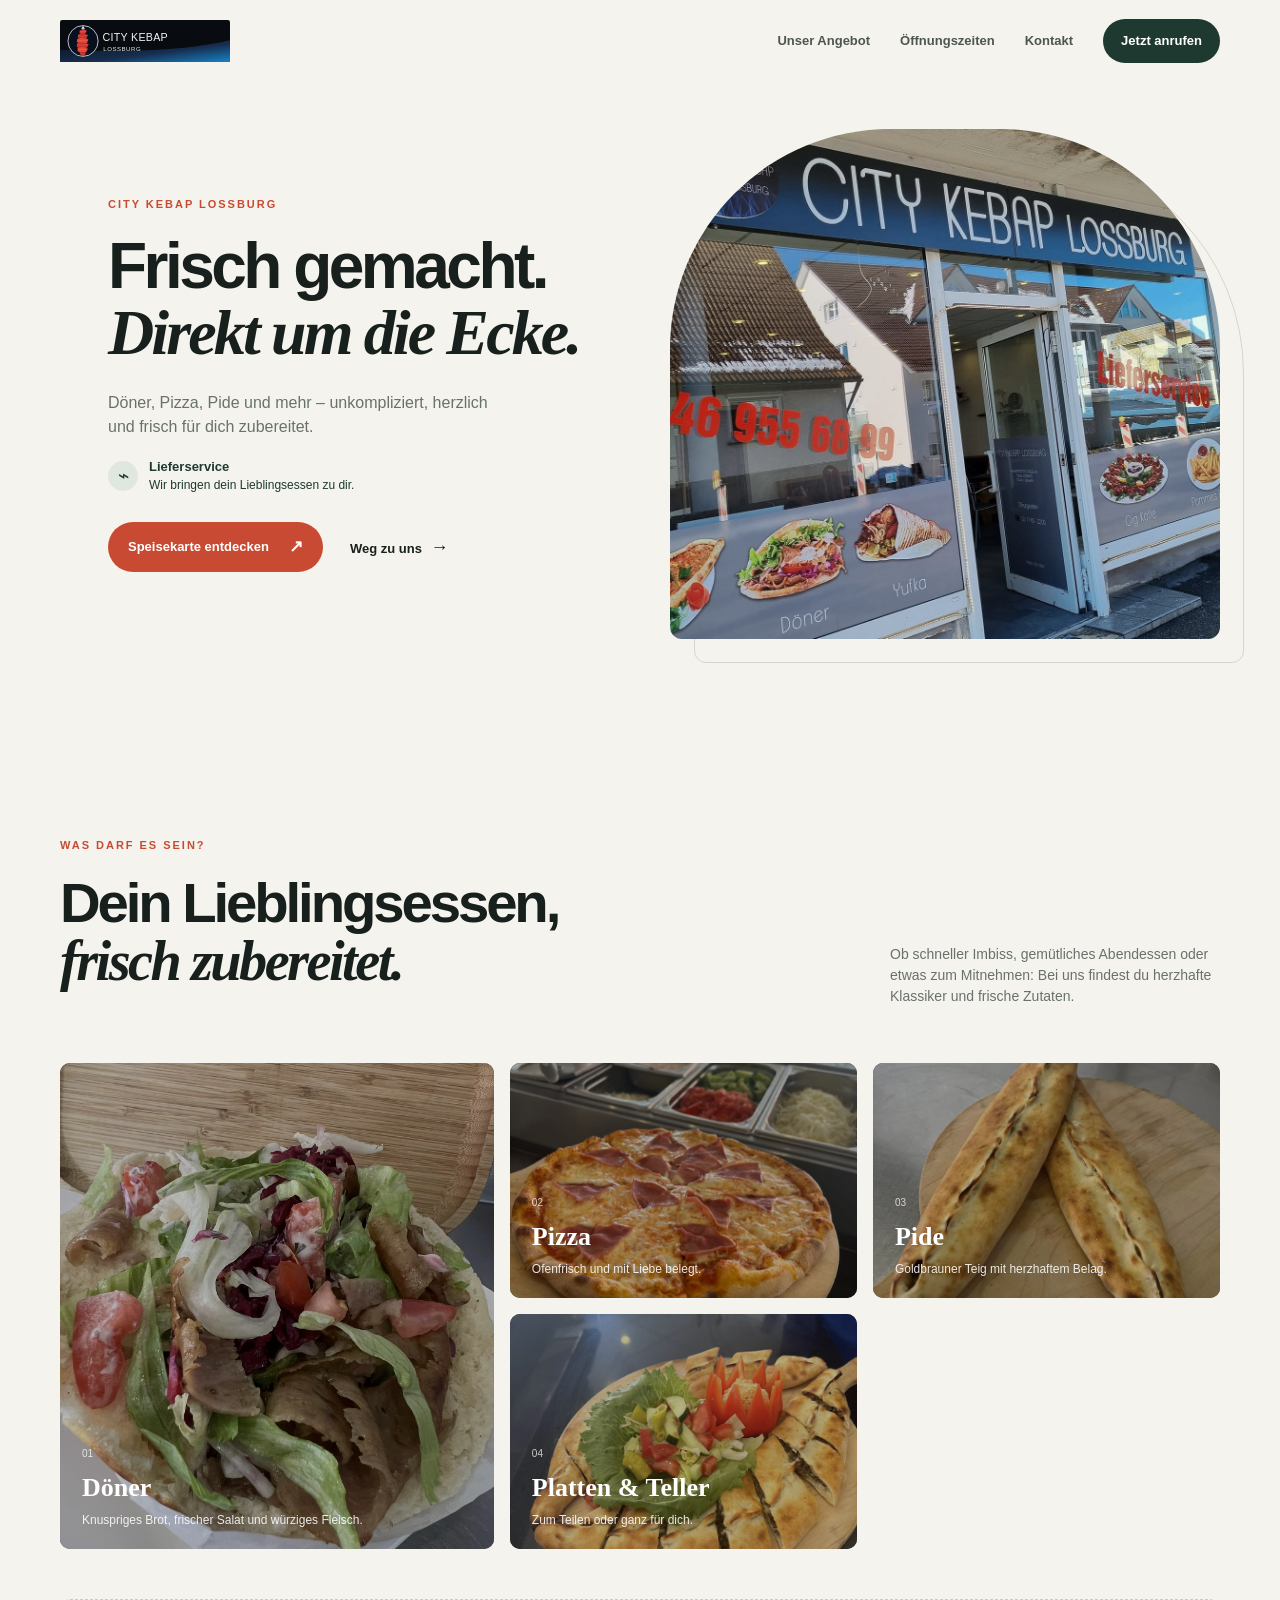
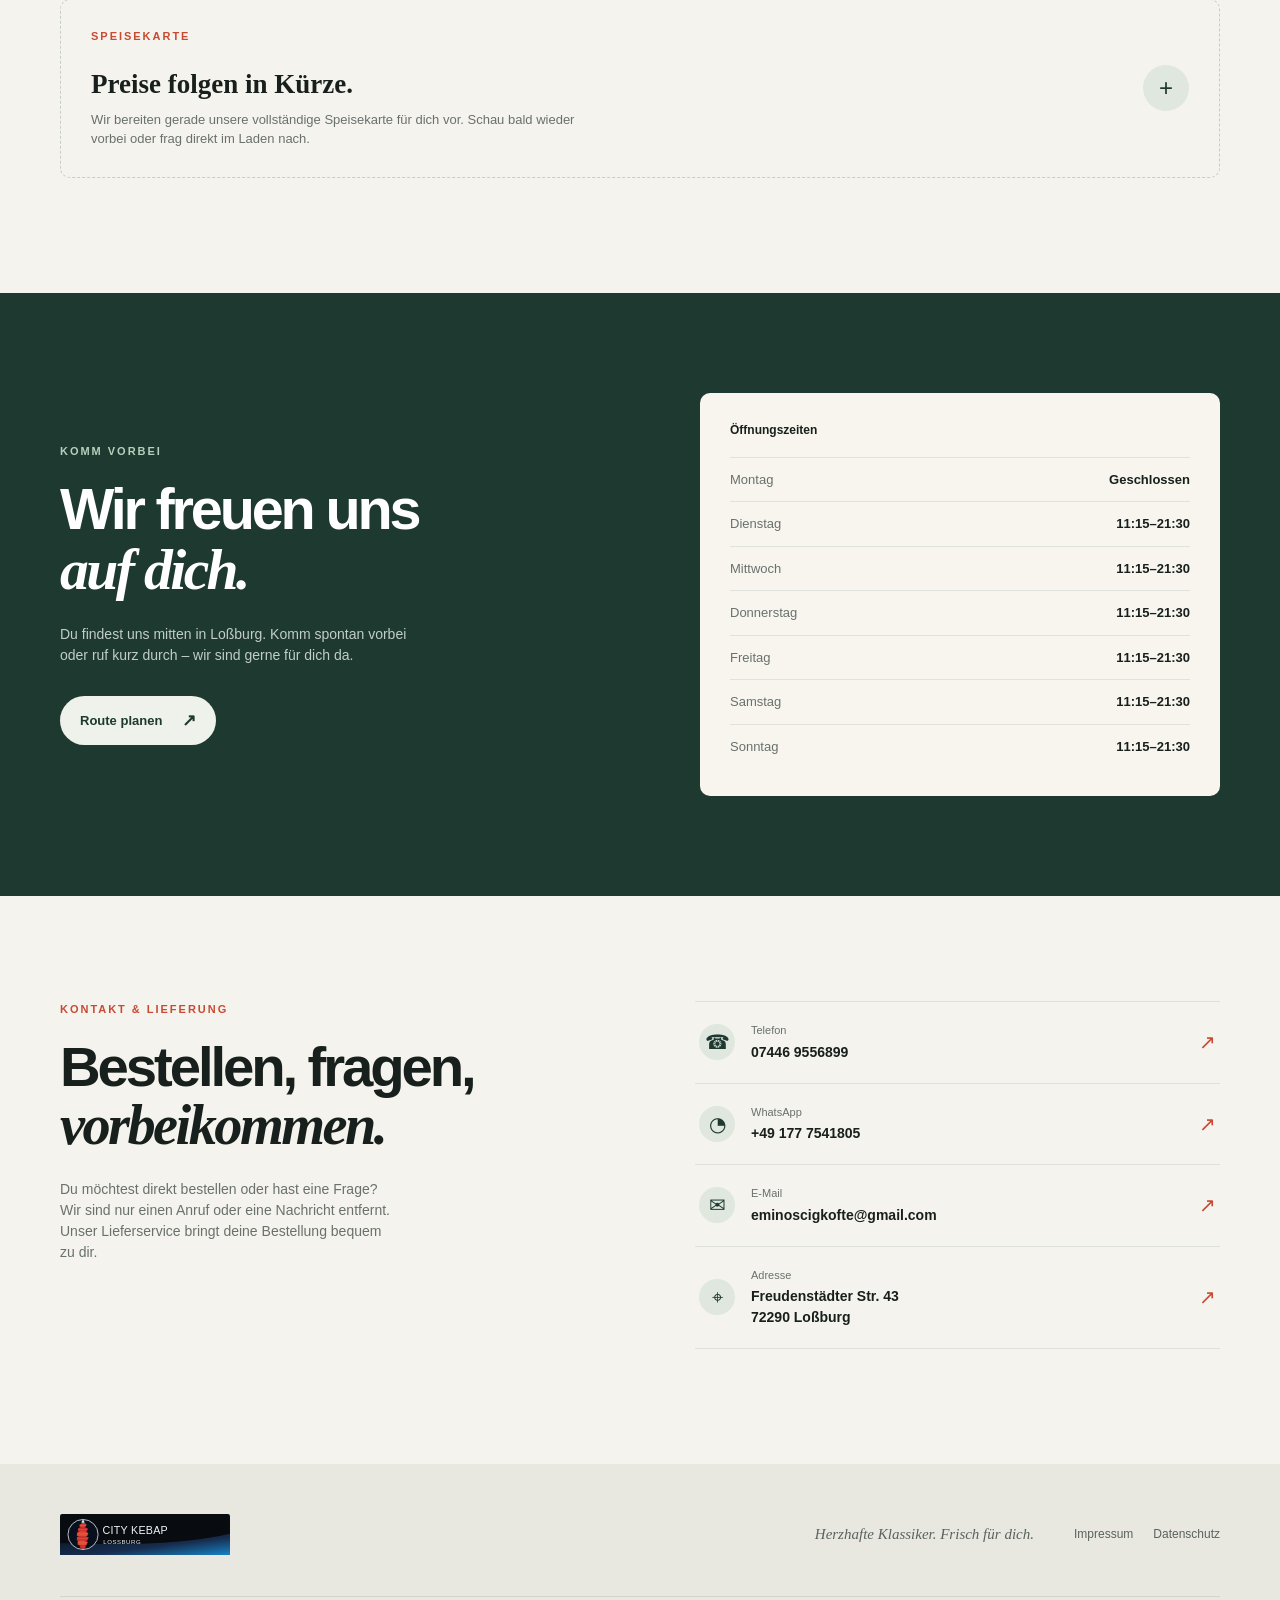
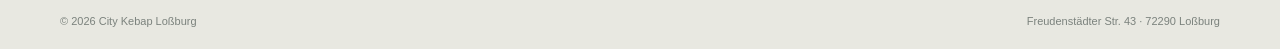
<file: index.html>
<!doctype html>
<html lang="de">
<head>
  <meta charset="utf-8">
  <meta name="viewport" content="width=device-width, initial-scale=1">
  <meta name="description" content="City Kebap Loßburg – Döner, Pizza, Pide und mehr in Loßburg.">
  <title>City Kebap Loßburg | Frisch. Herzhaft. Vor Ort.</title>
  <link rel="stylesheet" href="styles.css">
  <script src="script.js" defer></script>
</head>
<body>
  <header class="site-header">
    <a class="brand" href="#start" aria-label="City Kebap Loßburg Startseite">
      <img class="brand-logo" src="assets/city-kebap-logo.svg" alt="City Kebap Loßburg">
    </a>
    <button class="menu-toggle" type="button" aria-expanded="false" aria-controls="main-nav">Menü</button>
    <nav id="main-nav" class="main-nav" aria-label="Hauptnavigation">
      <a href="#angebot">Unser Angebot</a>
      <a href="#oeffnungszeiten">Öffnungszeiten</a>
      <a href="#kontakt">Kontakt</a>
      <a class="nav-cta" href="tel:+4974469556899">Jetzt anrufen</a>
    </nav>
  </header>

  <main id="start">
    <section class="hero section-shell">
      <div class="hero-copy">
        <p class="eyebrow">City Kebap Loßburg</p>
        <h1>Frisch gemacht.<br><em>Direkt um die Ecke.</em></h1>
        <p class="hero-text">Döner, Pizza, Pide und mehr – unkompliziert, herzlich und frisch für dich zubereitet.</p>
        <div class="delivery-note"><span class="delivery-icon">⌁</span><span><strong>Lieferservice</strong><br>Wir bringen dein Lieblingsessen zu dir.</span></div>
        <div class="hero-actions">
          <a class="button button-primary" href="#angebot">Speisekarte entdecken <span>↗</span></a>
          <a class="text-link" href="https://www.google.com/maps/search/?api=1&query=Freudenst%C3%A4dter+Str.+43%2C+72290+Lo%C3%9Fburg" target="_blank" rel="noopener">Weg zu uns <span>→</span></a>
        </div>
      </div>
      <div class="hero-media">
        <img src="assets/city-kebap-fassade.png" alt="Außenansicht von City Kebap Loßburg">
      </div>
    </section>

    <section id="angebot" class="section-shell section-padding">
      <div class="section-heading">
        <div><p class="eyebrow">Was darf es sein?</p><h2>Dein Lieblingsessen,<br><em>frisch zubereitet.</em></h2></div>
        <p class="section-intro">Ob schneller Imbiss, gemütliches Abendessen oder etwas zum Mitnehmen: Bei uns findest du herzhafte Klassiker und frische Zutaten.</p>
      </div>
      <div class="food-grid">
        <article class="food-card food-card-large"><img src="assets/doener.png" alt="Döner mit Salat und Fleisch"><div class="food-card-label"><span>01</span><h3>Döner</h3><p>Knuspriges Brot, frischer Salat und würziges Fleisch.</p></div></article>
        <article class="food-card"><img src="assets/pizza.png" alt="Frisch gebackene Pizza"><div class="food-card-label"><span>02</span><h3>Pizza</h3><p>Ofenfrisch und mit Liebe belegt.</p></div></article>
        <article class="food-card"><img src="assets/pide.png" alt="Goldbraune Pide"><div class="food-card-label"><span>03</span><h3>Pide</h3><p>Goldbrauner Teig mit herzhaftem Belag.</p></div></article>
        <article class="food-card"><img src="assets/platte.png" alt="Gemischte Platte mit Salat und Teigwaren"><div class="food-card-label"><span>04</span><h3>Platten &amp; Teller</h3><p>Zum Teilen oder ganz für dich.</p></div></article>
      </div>
      <div class="menu-placeholder"><div><p class="eyebrow">Speisekarte</p><h3>Preise folgen in Kürze.</h3><p>Wir bereiten gerade unsere vollständige Speisekarte für dich vor. Schau bald wieder vorbei oder frag direkt im Laden nach.</p></div><span class="placeholder-icon">+</span></div>
    </section>

    <section id="oeffnungszeiten" class="hours-section">
      <div class="section-shell hours-layout">
        <div><p class="eyebrow eyebrow-light">Komm vorbei</p><h2>Wir freuen uns<br><em>auf dich.</em></h2><p class="hours-copy">Du findest uns mitten in Loßburg. Komm spontan vorbei oder ruf kurz durch – wir sind gerne für dich da.</p><a class="button button-light" href="https://www.google.com/maps/search/?api=1&query=Freudenst%C3%A4dter+Str.+43%2C+72290+Lo%C3%9Fburg" target="_blank" rel="noopener">Route planen <span>↗</span></a></div>
        <div class="hours-card"><div class="hours-card-head"><span>Öffnungszeiten</span></div><div class="hours-list"><div><span>Montag</span><strong>Geschlossen</strong></div><div><span>Dienstag</span><strong>11:15–21:30</strong></div><div><span>Mittwoch</span><strong>11:15–21:30</strong></div><div><span>Donnerstag</span><strong>11:15–21:30</strong></div><div><span>Freitag</span><strong>11:15–21:30</strong></div><div><span>Samstag</span><strong>11:15–21:30</strong></div><div><span>Sonntag</span><strong>11:15–21:30</strong></div></div></div>
      </div>
    </section>

    <section id="kontakt" class="section-shell section-padding contact-section">
      <div class="contact-copy"><p class="eyebrow">Kontakt &amp; Lieferung</p><h2>Bestellen, fragen,<br><em>vorbeikommen.</em></h2><p>Du möchtest direkt bestellen oder hast eine Frage? Wir sind nur einen Anruf oder eine Nachricht entfernt. Unser Lieferservice bringt deine Bestellung bequem zu dir.</p></div>
      <div class="contact-list">
        <a href="tel:+4974469556899" class="contact-item"><span class="contact-icon">☎</span><span><small>Telefon</small><strong>07446 9556899</strong></span><span class="contact-arrow">↗</span></a>
        <a href="https://wa.me/491777541805" class="contact-item" target="_blank" rel="noopener"><span class="contact-icon">◔</span><span><small>WhatsApp</small><strong>+49 177 7541805</strong></span><span class="contact-arrow">↗</span></a>
        <a href="mailto:eminoscigkofte@gmail.com" class="contact-item"><span class="contact-icon">✉</span><span><small>E-Mail</small><strong>eminoscigkofte@gmail.com</strong></span><span class="contact-arrow">↗</span></a>
        <div class="contact-item address-item"><span class="contact-icon">⌖</span><span><small>Adresse</small><strong>Freudenstädter Str. 43<br>72290 Loßburg</strong></span><a class="contact-arrow" href="https://www.google.com/maps/search/?api=1&query=Freudenst%C3%A4dter+Str.+43%2C+72290+Lo%C3%9Fburg" target="_blank" rel="noopener" aria-label="Adresse in Google Maps öffnen">↗</a></div>
      </div>
    </section>
  </main>

  <footer class="site-footer"><div class="footer-main section-shell"><a class="brand brand-footer" href="#start"><img class="brand-logo" src="assets/city-kebap-logo.svg" alt="City Kebap Loßburg"></a><p>Herzhafte Klassiker. Frisch für dich.</p><div class="footer-links"><a href="impressum.html">Impressum</a><a href="datenschutz.html">Datenschutz</a></div></div><div class="footer-bottom section-shell"><span>© <span id="year">2026</span> City Kebap Loßburg</span><span>Freudenstädter Str. 43 · 72290 Loßburg</span></div></footer>
</body>
</html>
</file>
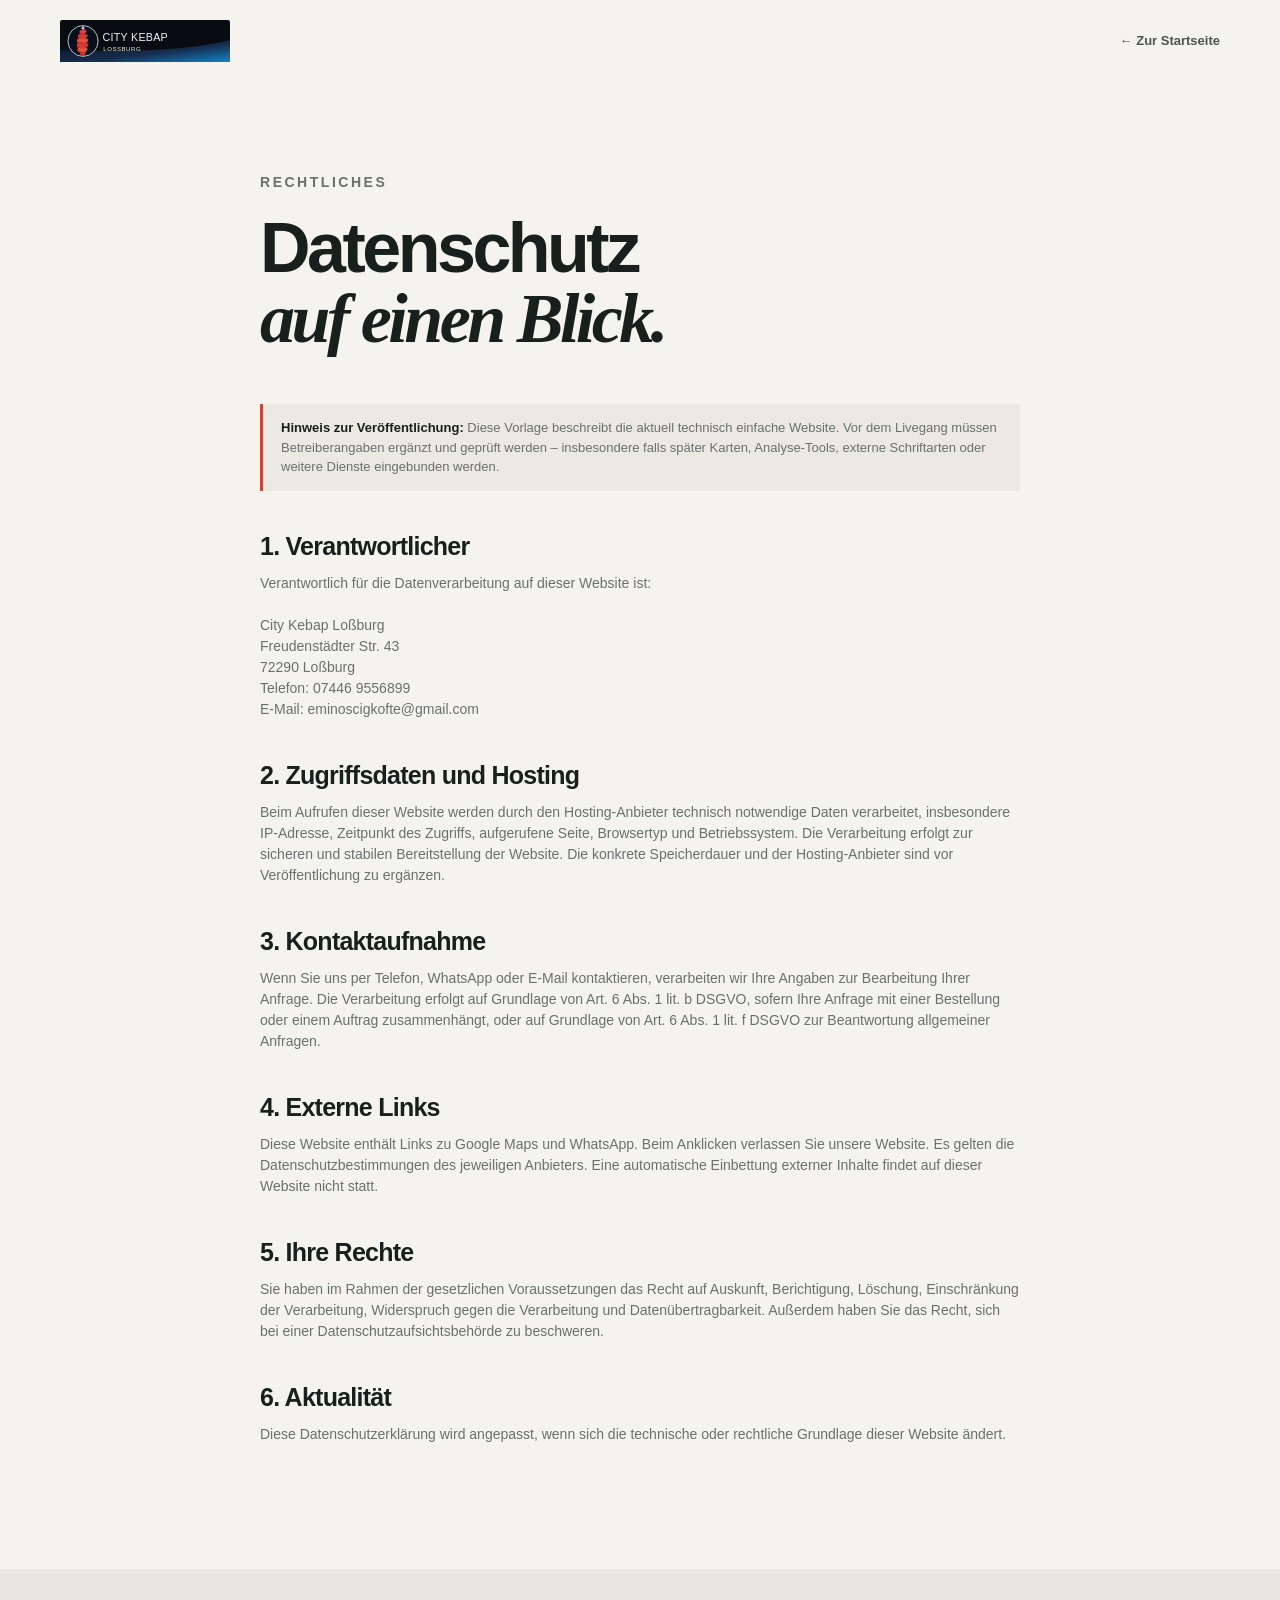
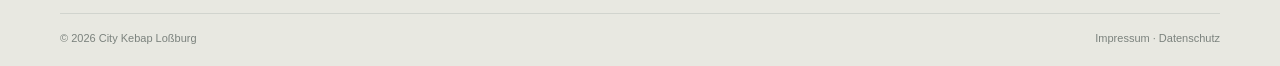
<file: datenschutz.html>
<!doctype html>
<html lang="de">
<head>
  <meta charset="utf-8">
  <meta name="viewport" content="width=device-width, initial-scale=1">
  <meta name="robots" content="noindex">
  <title>Datenschutz | City Kebap Loßburg</title>
  <link rel="stylesheet" href="styles.css">
</head>
<body>
  <header class="site-header"><a class="brand" href="index.html"><img class="brand-logo" src="assets/city-kebap-logo.svg" alt="City Kebap Loßburg"></a><nav class="main-nav" style="display:flex"><a href="index.html">← Zur Startseite</a></nav></header>
  <main class="legal-main"><div class="section-shell legal-content"><p class="eyebrow">Rechtliches</p><h1>Datenschutz<br><em>auf einen Blick.</em></h1><div class="notice"><strong>Hinweis zur Veröffentlichung:</strong> Diese Vorlage beschreibt die aktuell technisch einfache Website. Vor dem Livegang müssen Betreiberangaben ergänzt und geprüft werden – insbesondere falls später Karten, Analyse-Tools, externe Schriftarten oder weitere Dienste eingebunden werden.</div><h2>1. Verantwortlicher</h2><p>Verantwortlich für die Datenverarbeitung auf dieser Website ist:<br><br>City Kebap Loßburg<br>Freudenstädter Str. 43<br>72290 Loßburg<br>Telefon: <a href="tel:+4974469556899">07446 9556899</a><br>E-Mail: <a href="mailto:eminoscigkofte@gmail.com">eminoscigkofte@gmail.com</a></p><h2>2. Zugriffsdaten und Hosting</h2><p>Beim Aufrufen dieser Website werden durch den Hosting-Anbieter technisch notwendige Daten verarbeitet, insbesondere IP-Adresse, Zeitpunkt des Zugriffs, aufgerufene Seite, Browsertyp und Betriebssystem. Die Verarbeitung erfolgt zur sicheren und stabilen Bereitstellung der Website. Die konkrete Speicherdauer und der Hosting-Anbieter sind vor Veröffentlichung zu ergänzen.</p><h2>3. Kontaktaufnahme</h2><p>Wenn Sie uns per Telefon, WhatsApp oder E-Mail kontaktieren, verarbeiten wir Ihre Angaben zur Bearbeitung Ihrer Anfrage. Die Verarbeitung erfolgt auf Grundlage von Art. 6 Abs. 1 lit. b DSGVO, sofern Ihre Anfrage mit einer Bestellung oder einem Auftrag zusammenhängt, oder auf Grundlage von Art. 6 Abs. 1 lit. f DSGVO zur Beantwortung allgemeiner Anfragen.</p><h2>4. Externe Links</h2><p>Diese Website enthält Links zu Google Maps und WhatsApp. Beim Anklicken verlassen Sie unsere Website. Es gelten die Datenschutzbestimmungen des jeweiligen Anbieters. Eine automatische Einbettung externer Inhalte findet auf dieser Website nicht statt.</p><h2>5. Ihre Rechte</h2><p>Sie haben im Rahmen der gesetzlichen Voraussetzungen das Recht auf Auskunft, Berichtigung, Löschung, Einschränkung der Verarbeitung, Widerspruch gegen die Verarbeitung und Datenübertragbarkeit. Außerdem haben Sie das Recht, sich bei einer Datenschutzaufsichtsbehörde zu beschweren.</p><h2>6. Aktualität</h2><p>Diese Datenschutzerklärung wird angepasst, wenn sich die technische oder rechtliche Grundlage dieser Website ändert.</p></div></main>
  <footer class="site-footer"><div class="footer-bottom section-shell"><span>© <span id="year">2026</span> City Kebap Loßburg</span><span><a href="impressum.html">Impressum</a> · <a href="datenschutz.html">Datenschutz</a></span></div></footer>
</body>
</html>
</file>
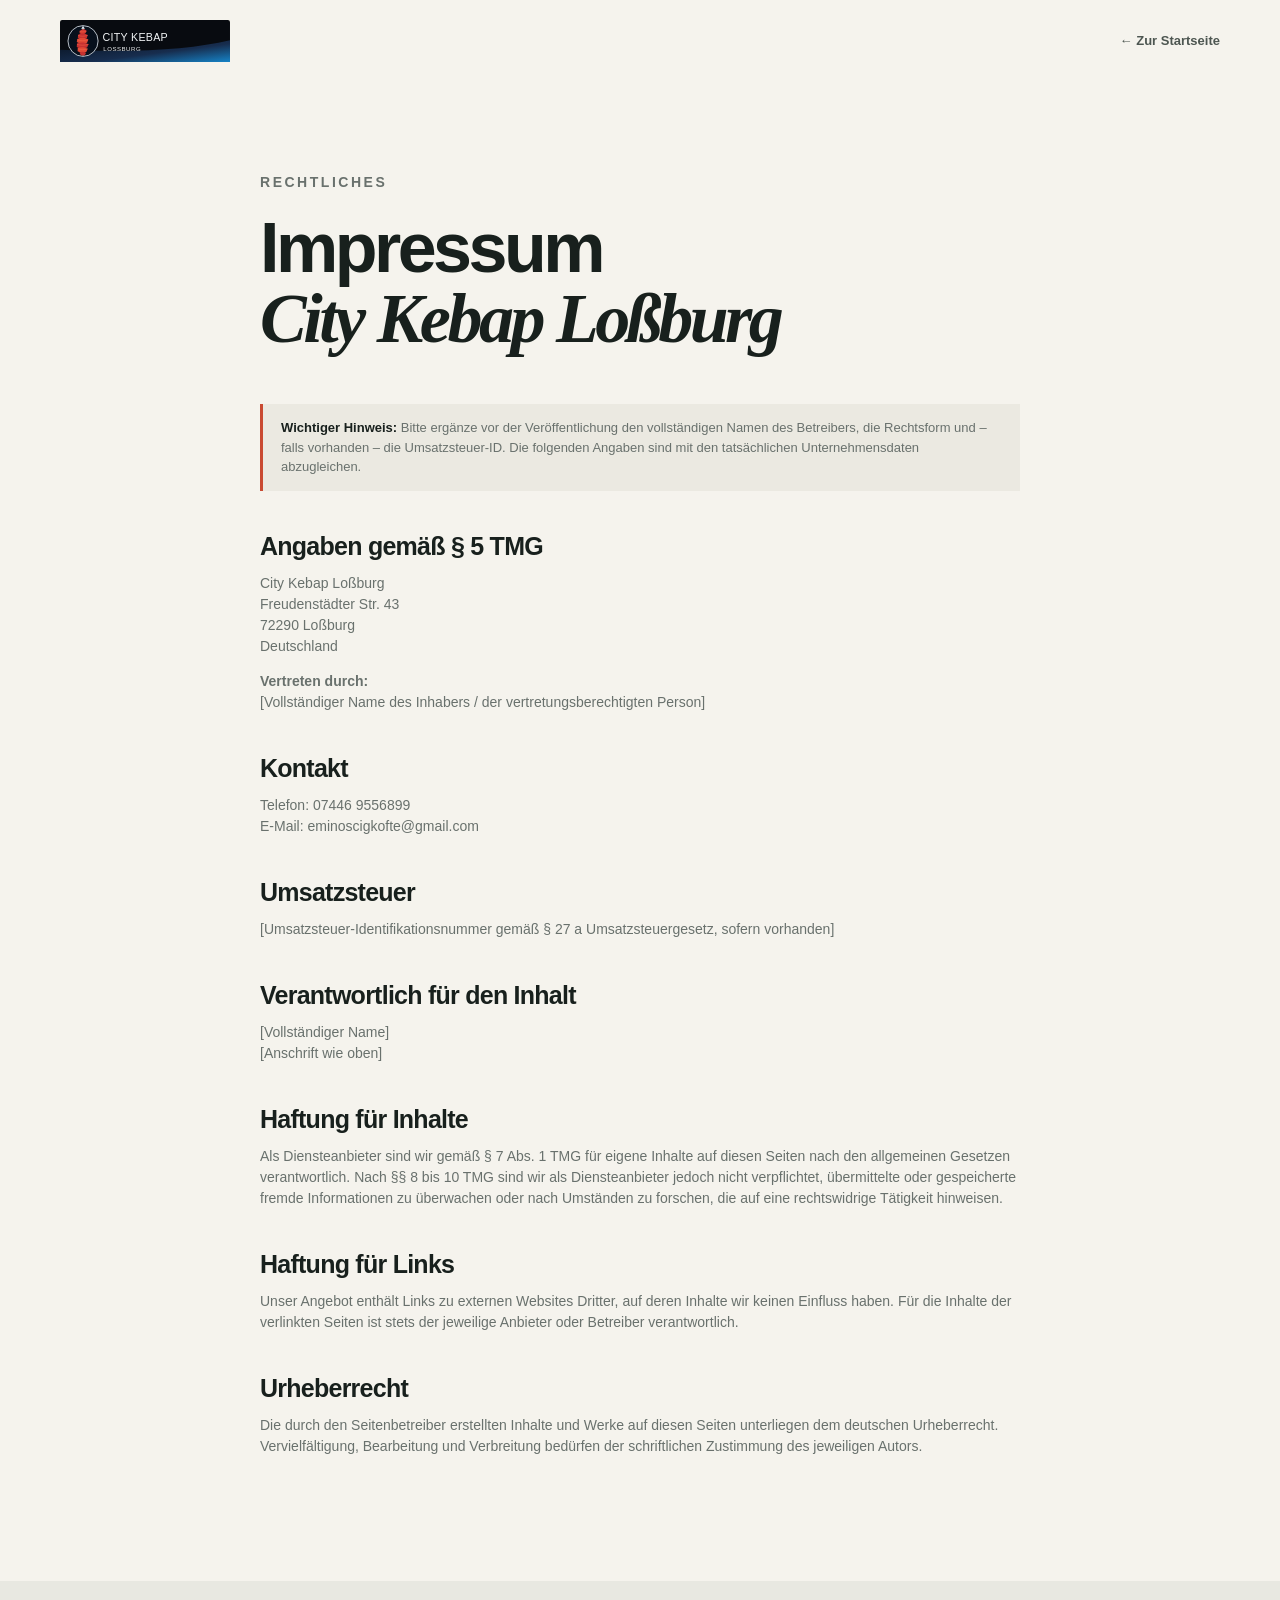
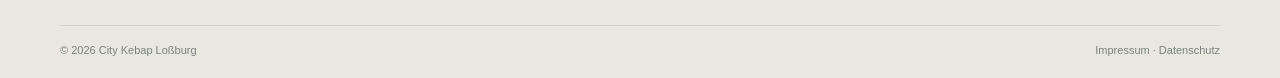
<file: impressum.html>
<!doctype html>
<html lang="de">
<head>
  <meta charset="utf-8">
  <meta name="viewport" content="width=device-width, initial-scale=1">
  <meta name="robots" content="noindex">
  <title>Impressum | City Kebap Loßburg</title>
  <link rel="stylesheet" href="styles.css">
</head>
<body>
  <header class="site-header"><a class="brand" href="index.html"><img class="brand-logo" src="assets/city-kebap-logo.svg" alt="City Kebap Loßburg"></a><nav class="main-nav" style="display:flex"><a href="index.html">← Zur Startseite</a></nav></header>
  <main class="legal-main"><div class="section-shell legal-content"><p class="eyebrow">Rechtliches</p><h1>Impressum<br><em>City Kebap Loßburg</em></h1><div class="notice"><strong>Wichtiger Hinweis:</strong> Bitte ergänze vor der Veröffentlichung den vollständigen Namen des Betreibers, die Rechtsform und – falls vorhanden – die Umsatzsteuer-ID. Die folgenden Angaben sind mit den tatsächlichen Unternehmensdaten abzugleichen.</div><h2>Angaben gemäß § 5 TMG</h2><p>City Kebap Loßburg<br>Freudenstädter Str. 43<br>72290 Loßburg<br>Deutschland</p><p><strong>Vertreten durch:</strong><br>[Vollständiger Name des Inhabers / der vertretungsberechtigten Person]</p><h2>Kontakt</h2><p>Telefon: <a href="tel:+4974469556899">07446 9556899</a><br>E-Mail: <a href="mailto:eminoscigkofte@gmail.com">eminoscigkofte@gmail.com</a></p><h2>Umsatzsteuer</h2><p>[Umsatzsteuer-Identifikationsnummer gemäß § 27 a Umsatzsteuergesetz, sofern vorhanden]</p><h2>Verantwortlich für den Inhalt</h2><p>[Vollständiger Name]<br>[Anschrift wie oben]</p><h2>Haftung für Inhalte</h2><p>Als Diensteanbieter sind wir gemäß § 7 Abs. 1 TMG für eigene Inhalte auf diesen Seiten nach den allgemeinen Gesetzen verantwortlich. Nach §§ 8 bis 10 TMG sind wir als Diensteanbieter jedoch nicht verpflichtet, übermittelte oder gespeicherte fremde Informationen zu überwachen oder nach Umständen zu forschen, die auf eine rechtswidrige Tätigkeit hinweisen.</p><h2>Haftung für Links</h2><p>Unser Angebot enthält Links zu externen Websites Dritter, auf deren Inhalte wir keinen Einfluss haben. Für die Inhalte der verlinkten Seiten ist stets der jeweilige Anbieter oder Betreiber verantwortlich.</p><h2>Urheberrecht</h2><p>Die durch den Seitenbetreiber erstellten Inhalte und Werke auf diesen Seiten unterliegen dem deutschen Urheberrecht. Vervielfältigung, Bearbeitung und Verbreitung bedürfen der schriftlichen Zustimmung des jeweiligen Autors.</p></div></main>
  <footer class="site-footer"><div class="footer-bottom section-shell"><span>© <span id="year">2026</span> City Kebap Loßburg</span><span><a href="impressum.html">Impressum</a> · <a href="datenschutz.html">Datenschutz</a></span></div></footer>
</body>
</html>
</file>
<file: styles.css>
:root{--ink:#18201d;--muted:#69716d;--cream:#f5f3ed;--paper:#fff;--green:#1e3930;--green-soft:#dfe7df;--red:#c94a32;--line:#dfe1dc;--serif:Georgia,'Times New Roman',serif;--sans:Arial,Helvetica,sans-serif}
*{box-sizing:border-box}html{scroll-behavior:smooth}body{margin:0;color:var(--ink);font-family:var(--sans);background:var(--cream);line-height:1.5}a{color:inherit;text-decoration:none}img{display:block;max-width:100%}.section-shell{width:min(1160px,calc(100% - 48px));margin:0 auto}.site-header{height:82px;background:var(--cream);display:flex;align-items:center;justify-content:space-between;padding:0 max(24px,calc((100vw - 1160px)/2));position:relative;z-index:2}.brand{display:flex;align-items:center;line-height:1}.brand-logo{display:block;width:170px;height:auto}.main-nav{display:flex;align-items:center;gap:30px;font-size:13px;font-weight:600}.main-nav a:not(.nav-cta){color:#4d5651}.main-nav a:hover,.text-link:hover{color:var(--red)}.nav-cta{background:var(--green);color:#fff!important;border-radius:99px;padding:12px 18px}.menu-toggle{display:none;border:0;background:none;font:inherit;font-weight:600}.hero{display:grid;grid-template-columns:1fr 1fr;min-height:650px;gap:60px;align-items:center;padding-top:30px;padding-bottom:76px}.hero-copy{padding-left:48px}.eyebrow{font-size:11px;text-transform:uppercase;letter-spacing:.18em;font-weight:700;color:var(--red);margin:0 0 20px}.hero h1,h2{font-size:clamp(42px,5vw,68px);line-height:1.04;letter-spacing:-.055em;margin:0 0 24px}.hero h1 em,h2 em{font-family:var(--serif);font-weight:600;letter-spacing:-.045em}.hero-text{max-width:400px;color:var(--muted);font-size:16px;margin:0 0 18px}.delivery-note{display:flex;align-items:center;gap:11px;color:var(--green);font-size:12px;margin:0 0 28px}.delivery-note strong{font-size:13px}.delivery-icon{display:grid;place-items:center;width:30px;height:30px;border-radius:50%;background:var(--green-soft);font-size:19px;line-height:1}.hero-actions{display:flex;align-items:center;gap:27px}.button{display:inline-flex;align-items:center;gap:20px;border-radius:999px;padding:15px 20px;font-weight:700;font-size:13px}.button span{font-size:17px;line-height:0}.button-primary{background:var(--red);color:#fff}.button-primary:hover{background:#a93d29}.text-link{font-weight:700;font-size:13px}.text-link span{font-size:18px;margin-left:5px}.hero-note{display:flex;gap:10px;align-items:center;margin-top:52px;font-size:12px;color:var(--muted)}.hero-note strong{color:var(--ink)}.status-dot{width:8px;height:8px;background:#4f9d69;border-radius:50%;display:inline-block;box-shadow:0 0 0 4px #dcecdf}.hero-media{position:relative;height:510px}.hero-media:before{content:"";position:absolute;inset:24px -24px -24px 24px;border:1px solid #d4d6cf;border-radius:220px 220px 12px 12px;z-index:0}.hero-media img{height:100%;width:100%;object-fit:cover;border-radius:220px 220px 12px 12px;position:relative;z-index:1;filter:saturate(.82)}.section-padding{padding-top:105px;padding-bottom:115px}.section-heading{display:flex;justify-content:space-between;align-items:end;gap:60px;margin-bottom:48px}.section-heading h2,.contact-copy h2{font-size:clamp(38px,4.4vw,58px)}.section-intro{color:var(--muted);max-width:330px;margin:0 0 8px;font-size:14px}.food-grid{display:grid;grid-template-columns:1.25fr 1fr 1fr;grid-template-rows:235px 235px;gap:16px}.food-card{position:relative;overflow:hidden;border-radius:10px;background:#444;color:#fff}.food-card-large{grid-row:span 2}.food-card img{height:100%;width:100%;object-fit:cover;transition:transform .4s;filter:brightness(.72)}.food-card:hover img{transform:scale(1.04)}.food-card-label{position:absolute;inset:auto 22px 20px}.food-card-label span{font-size:10px;opacity:.75}.food-card h3{font-family:var(--serif);font-size:26px;margin:4px 0}.food-card p{font-size:12px;margin:0;opacity:.88}.menu-placeholder{margin-top:50px;border:1px dashed #c8cec7;border-radius:10px;padding:28px 30px;display:flex;justify-content:space-between;align-items:center}.menu-placeholder h3{font-family:var(--serif);font-size:27px;margin:0 0 5px}.menu-placeholder p:not(.eyebrow){color:var(--muted);font-size:13px;margin:0;max-width:520px}.placeholder-icon{width:46px;height:46px;border-radius:50%;display:grid;place-items:center;background:var(--green-soft);font-size:24px;color:var(--green)}.hours-section{background:var(--green);color:#fff;padding:100px 0}.hours-layout{display:grid;grid-template-columns:1fr 1fr;gap:120px;align-items:center}.eyebrow-light{color:#b7cfbd}.hours-section h2{font-size:clamp(40px,4.5vw,60px)}.hours-copy{color:#c1cec7;max-width:350px;font-size:14px;margin:0 0 30px}.button-light{background:#eef2ea;color:var(--green)}.hours-card{background:#f7f5ee;color:var(--ink);border-radius:10px;padding:28px 30px}.hours-card-head{display:flex;justify-content:space-between;align-items:center;font-size:12px;font-weight:700;padding-bottom:18px;border-bottom:1px solid var(--line)}.open-label{font-weight:500;color:#508061}.open-label .status-dot{margin-right:7px;box-shadow:none}.hours-list>div{display:flex;justify-content:space-between;padding:12px 0;border-bottom:1px solid var(--line);font-size:13px}.hours-list>div:last-child{border:0}.hours-list span{color:var(--muted)}.hours-list strong{font-weight:600}.contact-section{display:grid;grid-template-columns:1fr 1fr;gap:110px;align-items:start}.contact-copy p:not(.eyebrow){color:var(--muted);max-width:340px;font-size:14px}.contact-list{border-top:1px solid var(--line)}.contact-item{display:flex;align-items:center;gap:16px;padding:20px 4px;border-bottom:1px solid var(--line)}.contact-icon{width:36px;height:36px;display:grid;place-items:center;border-radius:50%;background:var(--green-soft);color:var(--green);font-size:20px}.contact-item small,.contact-item strong{display:block}.contact-item small{font-size:11px;color:var(--muted);margin-bottom:3px}.contact-item strong{font-size:14px}.contact-arrow{margin-left:auto;color:var(--red);font-size:20px}.address-item{cursor:default}.address-item .contact-arrow{cursor:pointer}.site-footer{background:#e8e8e1;padding:44px 0 20px}.footer-main{display:flex;align-items:center;gap:40px;padding-bottom:35px}.brand-footer{margin-right:auto}.footer-main>p{font-family:var(--serif);font-style:italic;color:#59625d;font-size:15px}.footer-links{display:flex;gap:20px;font-size:12px;color:#59625d}.footer-links a:hover{color:var(--red)}.footer-bottom{border-top:1px solid #d1d4ce;padding-top:16px;display:flex;justify-content:space-between;color:#7b827d;font-size:11px}
.open-label.is-closed,.hero-note.is-closed strong{color:var(--red)}
.legal-main{min-height:calc(100vh - 240px);padding:90px 0 110px}.legal-content{max-width:760px}.legal-content h1{font-size:clamp(42px,6vw,70px);line-height:1;letter-spacing:-.05em;margin:0 0 50px}.legal-content h1 em{font-family:var(--serif);font-weight:600}.legal-content h2{font-size:25px;letter-spacing:-.03em;margin:42px 0 10px}.legal-content p,.legal-content li{color:var(--muted);font-size:14px}.legal-content ul{padding-left:20px}.notice{border-left:3px solid var(--red);padding:14px 18px;background:#ebe9e1;color:var(--muted);font-size:13px;margin:20px 0 28px}.notice strong{color:var(--ink)}
@media (min-width:801px) and (max-width:1100px){.section-shell{width:calc(100% - 64px)}.hero{gap:35px}.hero-copy{padding-left:0}.hours-layout{gap:50px}.contact-section{gap:55px}.brand-logo{width:155px}.main-nav{gap:18px}}
@media(max-width:800px){.site-header{height:70px;padding:0 24px}.menu-toggle{display:block}.main-nav{display:none;position:absolute;left:0;right:0;top:70px;background:var(--cream);padding:16px 24px 24px;flex-direction:column;align-items:stretch;gap:0;box-shadow:0 10px 20px #17251a12}.main-nav.is-open{display:flex}.main-nav a{padding:12px 0}.main-nav .nav-cta{text-align:center;margin-top:8px}.section-shell{width:min(100% - 36px,600px)}.hero{grid-template-columns:1fr;gap:42px;padding-top:48px;padding-bottom:80px}.hero-copy{padding-left:0}.hero-media{height:390px}.hero-media:before{inset:16px -12px -12px 12px}.section-padding{padding-top:75px;padding-bottom:80px}.section-heading{display:block;margin-bottom:34px}.section-intro{margin-top:20px}.food-grid{grid-template-columns:1fr 1fr;grid-template-rows:250px 180px 180px}.food-card-large{grid-row:span 1;grid-column:span 2}.hours-section{padding:75px 0}.hours-layout,.contact-section{grid-template-columns:1fr;gap:55px}.contact-section{padding-top:75px}.footer-main{flex-wrap:wrap;gap:22px}.footer-main>p{width:100%;order:3;margin:0}.footer-links{margin-left:auto}.footer-bottom{display:block}.footer-bottom span{display:block;margin-top:7px}.legal-main{padding:60px 0 80px}}
@media(max-width:450px){.hero h1{font-size:46px}.hero-media{height:340px}.hero-actions{align-items:flex-start;flex-direction:column;gap:20px}.hours-card{padding:22px 18px}.hours-card-head{display:block}.open-label{margin-top:8px}.food-grid{grid-template-columns:1fr;grid-template-rows:260px 210px 210px 210px}.food-card-large{grid-column:auto}.menu-placeholder{padding:24px 20px}.placeholder-icon{display:none}}
</file>
